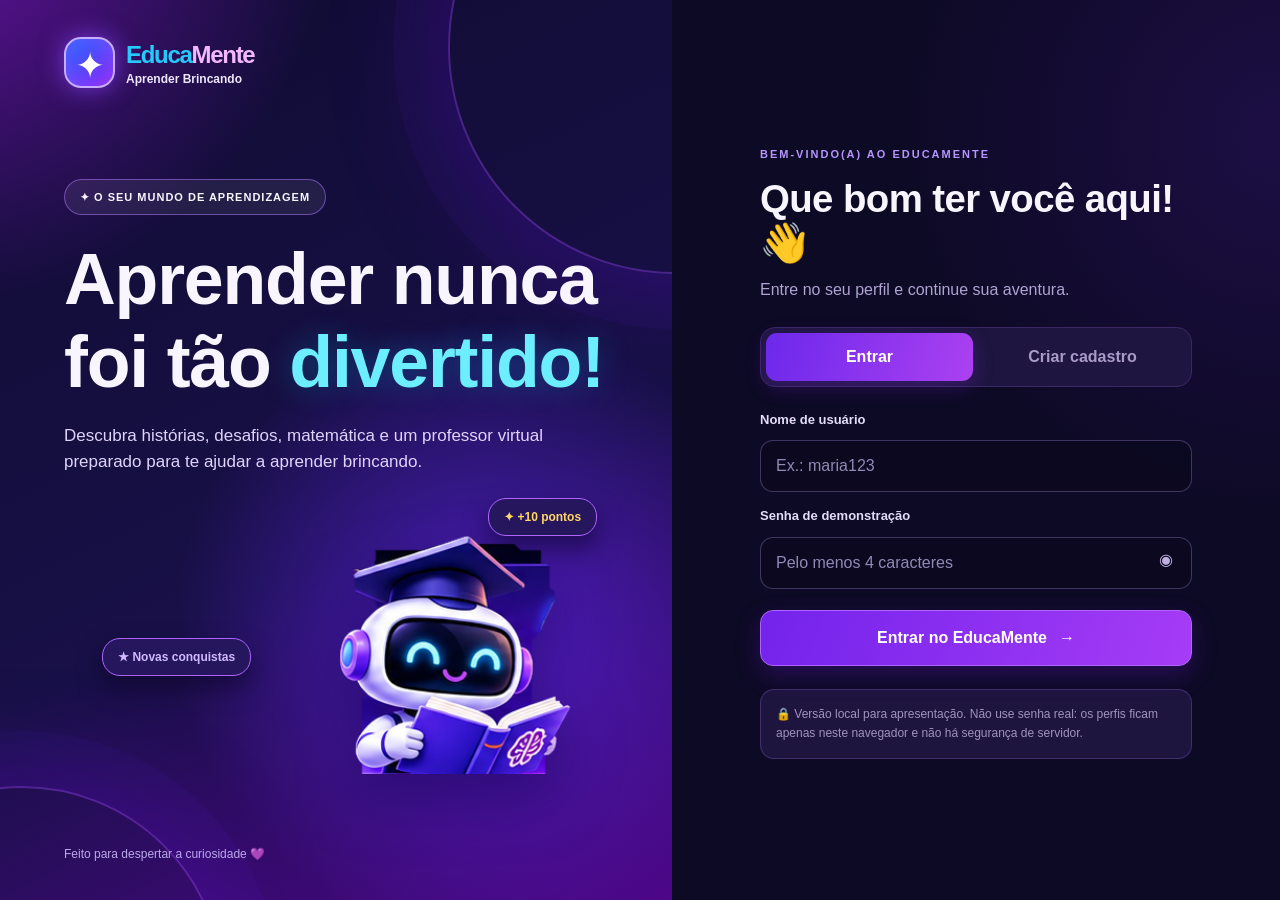
<file: EducaMente-Moderno-CODIGOS-IMAGENS/EducaMente-Moderno/index.html>
<!DOCTYPE html>
<html lang="pt-BR">

<head>
  <meta charset="UTF-8">
  <meta name="viewport" content="width=device-width, initial-scale=1.0">

  <title>EducaMente • Aprender Brincando</title>

  <meta name="description" content="EducaMente - Plataforma educacional interativa para aprender brincando.">

  <meta name="theme-color" content="#7033c9">

  <link rel="manifest" href="manifest.webmanifest">
  <link rel="icon" type="image/png" href="icons/icon-192.png">

  <link rel="stylesheet" href="style.css">
  <script src="app.js" defer></script>
</head>

<body>
  <script>
  if ('serviceWorker' in navigator) {
    window.addEventListener('load', () => {
      navigator.serviceWorker.register('./sw.js')
        .catch(erro => console.warn('PWA não registrada:', erro));
    });
  }
</script>

  <!-- Acesso local: demonstração sem servidor e sem autenticação segura. -->
  <section class="auth-screen" id="authScreen" aria-label="Acesso ao EducaMente">
    <div class="auth-left">
      <div class="brand auth-brand"><span class="brand-mark" aria-hidden="true">✦</span><span><strong>Educa<span>Mente</span></strong><small>Aprender Brincando</small></span></div>
      <div class="auth-story">
        <span class="eyebrow pill-heading">✦ O SEU MUNDO DE APRENDIZAGEM</span>
        <h1>Aprender nunca foi tão <em>divertido!</em></h1>
        <p>Descubra histórias, desafios, matemática e um professor virtual preparado para te ajudar a aprender brincando.</p>
        <img src="imagens/professor-robot.png" class="auth-robot" alt="Robô professor azul e roxo segurando um livro">
        <div class="auth-float auth-float-a">✦ +10 pontos</div>
        <div class="auth-float auth-float-b">★ Novas conquistas</div>
      </div>
      <p class="auth-legal">Feito para despertar a curiosidade 💜</p>
    </div>
    <div class="auth-right">
      <div class="auth-panel">
        <span class="auth-overline">BEM-VINDO(A) AO EDUCAMENTE</span>
        <h2 id="authHeading">Que bom ter você aqui! 👋</h2>
        <p class="muted" id="authSubheading">Entre no seu perfil e continue sua aventura.</p>
        <div class="auth-tabs" role="group" aria-label="Entrar ou cadastrar">
          <button class="auth-tab active" data-auth="login" type="button">Entrar</button>
          <button class="auth-tab" data-auth="cadastro" type="button">Criar cadastro</button>
        </div>
        <form id="authForm" novalidate>
          <div class="auth-register-only" id="registerOnly" hidden>
            <label class="field-label" for="registerName">Seu nome</label>
            <input id="registerName" maxlength="48" placeholder="Como podemos chamar você?" autocomplete="name">
            <label class="field-label" for="registerRole">Quero participar como</label>
            <select id="registerRole"><option value="aluno">Aluno(a)</option><option value="professor">Professor(a)</option></select>
          </div>
          <label class="field-label" for="authUser">Nome de usuário</label>
          <input id="authUser" maxlength="25" placeholder="Ex.: maria123" autocomplete="username" required spellcheck="false">
          <label class="field-label" for="authPassword">Senha de demonstração</label>
          <div class="password-wrap"><input type="password" id="authPassword" minlength="4" maxlength="60" placeholder="Pelo menos 4 caracteres" autocomplete="current-password" required><button type="button" id="togglePassword" aria-label="Mostrar senha">◉</button></div>
          <p class="form-error" id="authError" role="alert"></p>
          <button class="primary-button auth-submit" type="submit" id="authSubmit">Entrar no EducaMente <span aria-hidden="true">→</span></button>
        </form>
        <p class="auth-footnote">🔒 Versão local para apresentação. Não use senha real: os perfis ficam apenas neste navegador e não há segurança de servidor.</p>
      </div>
    </div>
  </section>

  <!-- Aplicativo: aparece após o acesso local. -->
  <div class="app-shell" id="appShell" hidden>
    <aside class="sidebar" id="sidebar" aria-label="Menu lateral">
      <div class="brand"><span class="brand-mark" aria-hidden="true">✦</span><span><strong>Educa<span>Mente</span></strong><small>Aprender Brincando</small></span></div>
      <div class="side-section-title">EXPLORAR</div>
      <nav id="mainNavigation" aria-label="Páginas do aplicativo"></nav>
      <div class="sidebar-bottom">
        <img src="imagens/professor-mini.png" alt="Pequeno professor virtual robô">
        <strong>Dúvida na atividade?</strong>
        <p>O professor virtual pode ajudar!</p>
        <button type="button" class="side-help-button" data-go="tutor">Conversar agora ↗</button>
      </div>
      <button type="button" class="logout-button" id="logoutButton">Sair da conta <span aria-hidden="true">↗</span></button>
    </aside>

    <div class="scrim" id="scrim" hidden></div>
    <div class="main-column">
      <header class="topbar">
        <button type="button" class="hamburger" id="menuButton" aria-label="Abrir menu lateral">☰</button>
        <form class="global-search" id="searchForm" role="search">
          <span aria-hidden="true">⌕</span><input id="searchInput" type="search" placeholder="Buscar atividades, histórias, jogos..." aria-label="Buscar conteúdos"><button type="submit" aria-label="Buscar">↵</button>
        </form>
        <div class="topbar-actions">
          <button class="notification-button" type="button" id="notificationButton" aria-label="Ver atividades do dia">♧<span></span></button>
          <button class="points-pill" type="button" data-go="conquistas" id="pointsPill">★ 0 pontos</button>
          <button class="top-avatar" type="button" data-go="perfil" id="topAvatar" aria-label="Abrir perfil">E</button>
        </div>
      </header>
      <main class="app-main" id="appView" tabindex="-1"></main>
      <footer class="app-footer">EducaMente • Aprender Brincando • Versão demonstrativa local</footer>
    </div>
  </div>
  <div class="toast" id="toast" role="status" aria-live="polite"></div>
</body>
</html>
</file>
<file: EducaMente-Moderno-CODIGOS-IMAGENS/EducaMente-Moderno/style.css>
/* EducaMente – interface visual escura, sem frameworks ou fontes externas. */
:root{color-scheme:dark;--bg:#0b0820;--surface:#171135;--surface2:#241747;--panel:#005ac8;--line:rgba(186,118,255,.32);--text:#f8f5ff;--muted:#afa3d2;--purple:#9239ff;--cyan:#26d3ff;--pink:#ff4fdc;--green:#16daab;--shadow:0 18px 50px rgba(4,0,18,.40)}
*{box-sizing:border-box}html{scroll-behavior:smooth}body{margin:0;background:radial-gradient(ellipse at 68% -10%,#005da3 0,transparent 40%),var(--bg);font-family:Inter,ui-rounded,"Segoe UI",Arial,sans-serif;color:var(--text);line-height:1.5}button,input,textarea,select{font:inherit}button{cursor:pointer}a{color:inherit}button:focus-visible,input:focus-visible,textarea:focus-visible,select:focus-visible{outline:3px solid #69d8ff;outline-offset:3px}input,textarea,select{color:var(--text);background:rgba(11,9,31,.75);border:1px solid rgba(177,149,234,.32);border-radius:13px;padding:13px 15px;min-height:46px;width:100%}input::placeholder,textarea::placeholder{color:#9289b6}select option{color:#1b1338;background:#fff}input[type=file]{padding:10px}button:disabled{cursor:not-allowed;opacity:.65}[hidden]{display:none!important}h1,h2,h3,h4,p{margin-top:0}h1,h2,h3{line-height:1.16}h1{letter-spacing:-1.2px}h2{letter-spacing:-.6px}.muted{color:var(--muted)}.small{font-size:12px}.sr-only{position:absolute!important;width:1px;height:1px;overflow:hidden;clip:rect(0,0,0,0)}
/* Tela de acesso */
.auth-screen{min-height:100vh;display:grid;grid-template-columns:1.05fr .95fr;background:#0e0a26}.auth-left{min-height:100vh;position:relative;isolation:isolate;overflow:hidden;display:flex;flex-direction:column;justify-content:space-between;padding:37px clamp(30px,5vw,84px);background:radial-gradient(circle at 72% 70%,rgba(95,34,232,.72),transparent 39%),radial-gradient(circle at -10% -10%,rgba(173,24,255,.55),transparent 32%),linear-gradient(155deg,#100c32,#181047 59%,#4d0789)}.auth-left:before,.auth-left:after{content:"";position:absolute;border:2px solid rgba(158,69,255,.38);border-radius:50%;width:450px;height:450px;right:-230px;top:-180px;z-index:-1;box-shadow:0 0 0 55px rgba(93,40,255,.05),0 0 120px rgba(128,0,255,.26)}.auth-left:after{width:400px;height:400px;top:auto;bottom:-290px;left:-180px;right:auto}.brand{display:flex;align-items:center;gap:11px}.brand-mark{display:grid;place-items:center;width:51px;height:51px;border:2px solid #c6adff;border-radius:17px;color:#fff;font-size:36px;box-shadow:0 0 24px rgba(136,66,255,.75),inset 0 0 16px rgba(168,83,255,.45);background:linear-gradient(140deg,#2269ff,#8c27f6)}.brand strong{display:block;font-weight:900;font-size:24px;letter-spacing:-1.3px;color:#25cbff}.brand strong span{color:#f1b8ff}.brand small{display:block;font-size:12px;font-weight:700;color:#eee6ff;margin-top:-3px}.auth-story{max-width:620px;position:relative;padding:10px 0 255px}.pill-heading{border:1px solid rgba(179,122,255,.5);border-radius:50px;background:#ffffff12;display:inline-block;padding:9px 15px;font-size:11px;letter-spacing:1px;font-weight:900}.auth-story h1{font-size:clamp(40px,5.6vw,82px);max-width:590px;margin:23px 0 19px}.auth-story h1 em{font-style:normal;color:#6deeff;text-shadow:0 0 31px #00bdff4f}.auth-story p{max-width:490px;font-size:17px;color:#e0d4fc}.auth-robot{position:absolute;width:min(54%,330px);height:auto;object-fit:contain;right:4%;bottom:-28px;filter:drop-shadow(0 25px 28px #19035888)}.auth-float{position:absolute;z-index:2;background:#26165e;padding:9px 15px;border:1px solid #ae65ff;border-radius:18px;font-weight:800;font-size:12px;box-shadow:0 12px 25px #09032188;animation:float 4s ease-in-out infinite}.auth-float-a{right:2%;bottom:210px;color:#ffd765}.auth-float-b{left:7%;bottom:70px;animation-delay:1s;color:#d0baff}.auth-legal{font-size:12px;color:#bca8eb;margin:18px 0 0}.auth-right{display:grid;place-items:center;padding:30px 26px;background:radial-gradient(circle at 100% 15%,rgba(95,30,202,.19),transparent 39%),#0d0a25}.auth-panel{width:min(440px,100%);padding:30px 4px}.auth-overline{font-size:11px;letter-spacing:2px;color:#b595ff;font-weight:900}.auth-panel h2{font-size:clamp(28px,3vw,40px);margin:12px 0}.auth-panel>p{margin-bottom:25px}.auth-tabs{display:flex;gap:6px;background:#1e1640;border:1px solid #3a2865;border-radius:15px;padding:5px;margin-bottom:20px}.auth-tab{border:0;flex:1;background:transparent;color:#a99aca;padding:12px;border-radius:11px;font-weight:800}.auth-tab.active{color:white;background:linear-gradient(110deg,#6c28eb,#ac41f1);box-shadow:0 6px 20px rgba(138,35,244,.25)}.auth-panel form{display:grid;gap:11px}.auth-register-only{display:grid;gap:11px}.field-label{font-size:13px;color:#e4dcf7;font-weight:800;margin-top:3px}.password-wrap{position:relative}.password-wrap input{padding-right:54px}.password-wrap button{position:absolute;right:6px;top:5px;height:36px;width:40px;border:0;color:#bdb0df;background:transparent;border-radius:9px}.form-error{color:#ff99bf;font-weight:700;font-size:13px;margin:0;min-height:0}.form-error:empty{display:none}.primary-button,.action-button{background:linear-gradient(110deg,#7323eb,#a63cf6);color:white;border:1px solid #b063ff;border-radius:13px;padding:12px 20px;font-weight:900;box-shadow:0 9px 24px #5c18bb52;transition:filter .2s,transform .2s}.primary-button:hover,.action-button:hover{filter:brightness(1.1);transform:translateY(-2px)}.auth-submit{margin-top:10px;padding:15px;display:flex;justify-content:center;gap:12px;align-items:center}.auth-footnote{background:#1e153e;border:1px solid rgba(172,128,255,.24);border-radius:14px;color:#9f93bb;font-size:12px;line-height:1.6;padding:15px;margin:23px 0 0!important}
/* Estrutura principal */
.app-shell{display:flex;min-height:100vh;background:radial-gradient(circle at 80% 10%,rgba(202, 205, 212, 0.14),transparent 35%),#0b0820}.sidebar{position:sticky;top:0;width:268px;min-width:268px;height:100vh;overflow-y:auto;scrollbar-width:thin;background:linear-gradient(170deg,#130b38,#0d0928 72%,#290859);border-right:1px solid #4b1a87;display:flex;flex-direction:column;padding:24px 15px 20px;z-index:50}.sidebar .brand{margin:8px 7px 36px}.sidebar .brand strong{font-size:21px}.sidebar .brand-mark{width:44px;height:44px;font-size:28px;border-radius:15px}.side-section-title{color:#9d8fc6;font-size:10px;letter-spacing:2px;font-weight:900;margin:0 18px 13px}.sidebar nav{display:grid;gap:3px}.nav-button{display:flex;align-items:center;gap:11px;text-align:left;border:1px solid transparent;background:transparent;color:#ebe4ff;border-radius:14px;min-height:45px;padding:10px 12px;font-weight:700;font-size:14px;transition:background .15s,transform .15s}.nav-button .nav-emoji{font-size:21px;width:28px;display:grid;place-items:center;filter:drop-shadow(0 2px 4px rgba(137,61,255,.5))}.nav-button:hover{background:#582b9a6c;transform:translateX(2px)}.nav-button.active{background:linear-gradient(100deg,#9734ed,#7022ed);border-color:#c969f6;box-shadow:0 7px 19px #7304de4b;color:#fff}.sidebar-bottom{position:relative;overflow:hidden;margin-top:auto;background:linear-gradient(135deg,#392063,#1f1055);border-radius:18px;border:1px solid #6233a6;padding:16px 12px;text-align:center;box-shadow:inset 0 1px 10px #a855f71a}.sidebar-bottom img{display:block;width:100px;height:85px;object-fit:contain;margin:-4px auto -4px}.sidebar-bottom strong{font-size:13px}.sidebar-bottom p{font-size:11px;color:#bfb1de;margin:3px 0 12px}.side-help-button{width:100%;border:0;color:#fff;border-radius:10px;background:linear-gradient(90deg,#6425de,#8626e8);padding:9px;font-size:12px;font-weight:800}.logout-button{margin:16px 7px 0;padding:13px 5px;background:transparent;border:0;border-top:1px solid #44306b;text-align:left;color:#ff719c;font-weight:800;display:flex;justify-content:space-between}.main-column{flex:1;min-width:0;display:flex;flex-direction:column}.topbar{height:80px;padding:0 clamp(18px,2.6vw,42px);border-bottom:1px solid #271444;display:flex;align-items:center;justify-content:space-between;gap:24px;background:#100b2cbd;backdrop-filter:blur(10px)}.global-search{height:48px;border:1px solid #48306e;background:linear-gradient(100deg,#251b45,#211a40);border-radius:24px;max-width:580px;width:100%;display:flex;align-items:center;padding:0 15px;gap:8px;box-shadow:inset 0 1px 0 #ffffff11}.global-search span{font-size:31px;color:#d3c4f9;line-height:1}.global-search input{border:0;min-height:auto;flex:1;padding:8px 4px;background:transparent;outline:none}.global-search button{border:0;background:#ffffff10;color:#d8c8fa;border-radius:8px;padding:3px 10px}.topbar-actions{display:flex;align-items:center;gap:12px}.notification-button{background:transparent;color:#eae5ff;font-size:28px;border:0;position:relative;line-height:1}.notification-button span{width:8px;height:8px;background:#ff3b81;border-radius:50%;position:absolute;right:2px;top:0}.points-pill{border:1px solid #4e367a;border-radius:35px;background:#271b4b;color:#ffda56;padding:9px 15px;font-weight:900;white-space:nowrap}.top-avatar{width:43px;height:43px;border-radius:50%;border:2px solid #c271ff;background:linear-gradient(135deg,#7222e9,#c641fb);box-shadow:0 0 19px #8b25f771;color:white;font-weight:900;overflow:hidden}.top-avatar img{width:100%;height:100%;object-fit:cover}.hamburger{display:none;background:#241843;border:1px solid #533587;border-radius:10px;color:white;font-size:21px;width:43px;height:43px}.app-main{padding:24px clamp(20px,2.4vw,40px) 36px;width:100%;max-width:1750px;margin:0 auto;flex:1}.app-footer{text-align:center;font-size:11px;color:#645686;padding:10px}.toast{position:fixed;right:21px;bottom:20px;max-width:min(400px,calc(100vw - 40px));z-index:110;background:#2c195f;color:white;border:1px solid #9852eb;border-radius:13px;padding:15px 19px;box-shadow:0 20px 50px #0009;opacity:0;transform:translateY(20px);pointer-events:none;transition:.2s}.toast.show{transform:none;opacity:1}
/* Página inicial */
.dashboard-grid{display:grid;grid-template-columns:minmax(0,1fr) 300px;gap:20px}.dashboard-center{min-width:0}.hero{border:1.5px solid #7230de;box-shadow:inset 0 -3px 0 #a23fff6b,0 8px 30px #27005c44;min-height:205px;border-radius:28px;position:relative;overflow:hidden;display:flex;align-items:center;background:radial-gradient(ellipse at 74% 63%,#6221d7 0,transparent 49%),linear-gradient(120deg,#150e3d 5%,#2b115e 70%,#6003b9);padding:24px clamp(19px,2vw,32px)}.hero:after{content:"";position:absolute;inset:auto -10% -60px 5%;height:110px;transform:rotate(-4deg);border:2px solid #9138fd55;border-radius:50%;box-shadow:0 -9px 39px #a535ff62}.hero-copy{position:relative;z-index:2;max-width:63%}.hero h1{font-size:clamp(25px,2.4vw,39px);margin:0 0 10px}.hero h1 em{font-style:normal;color:#bc8aff}.hero p{font-size:clamp(13px,1.15vw,17px);color:#ebe0ff;font-weight:600;margin-bottom:16px}.hero-mini{font-size:11px;letter-spacing:1px;color:#69ddff;font-weight:900;text-transform:uppercase}.hero-robot{position:absolute;height:113%;width:40%;object-fit:contain;right:0;bottom:-5px;z-index:1;filter:drop-shadow(0 10px 17px rgba(5,0,30,.4))}.glow-button{border:1px solid #d19dff;border-radius:12px;color:white;background:linear-gradient(90deg,#6733db,#ab31f0);padding:10px 18px;font-weight:850;box-shadow:0 7px 15px #4113a64d}.section-row{display:flex;align-items:center;justify-content:space-between;gap:10px;margin:21px 0 13px}.section-row h2{font-size:19px;margin:0;font-weight:850}.section-row .sub-link{border:0;background:transparent;color:#b08bf8;font-weight:800;font-size:12px}.learning-grid{display:grid;grid-template-columns:repeat(3,minmax(0,1fr));gap:12px}.learning-card{position:relative;isolation:isolate;overflow:hidden;min-height:165px;border-radius:23px;text-align:left;border:2px solid rgba(255,255,255,.72);box-shadow:0 7px 19px rgba(7,0,28,.45),inset 0 0 25px #fff3;transition:transform .2s,box-shadow .2s;display:flex;flex-direction:column;justify-content:flex-start;padding:17px 14px;cursor:pointer;color:#fff}.learning-card:hover{transform:translateY(-4px);box-shadow:0 15px 28px rgba(89,18,192,.5)}.learning-card strong{z-index:2;position:relative;display:block;font-size:clamp(15px,1.55vw,22px);max-width:63%;margin-left:auto;line-height:1.14;text-shadow:0 2px 8px #2712494a}.learning-card small{z-index:2;position:relative;display:block;max-width:65%;font-size:11px;margin:7px 0 0 auto;font-weight:600;opacity:.95}.learning-card img{position:absolute;bottom:-8px;left:0;width:62%;height:95%;object-fit:contain;object-position:left bottom;z-index:1;filter:drop-shadow(0 10px 11px #10043e77)}.learning-card .play-circle{z-index:2;position:absolute;right:12px;bottom:12px;width:36px;height:36px;background:#fff;color:#8623f3;border-radius:50%;display:grid;place-items:center;font-size:16px;box-shadow:0 4px 10px #0002}.card-reading{background:linear-gradient(130deg,#ffc336,#ff7b0b 69%,#ff6713)}.card-writing{background:linear-gradient(145deg,#fa6ff8,#dc169b 80%,#fb36a5)}.card-math{background:linear-gradient(120deg,#2aceff,#075be5 85%)}.card-library{background:linear-gradient(125deg,#b34dff,#5d0fc5)}.card-achievements{background:linear-gradient(125deg,#00b9b2,#038f9f 90%)}.card-tutor{background:linear-gradient(125deg,#863eff,#5120bb)}.daily-panel{margin-top:15px;border:1.5px solid #7333da;border-radius:23px;padding:15px 17px 17px;background:linear-gradient(120deg,#24154c,#140c39 85%);box-shadow:inset 0 0 26px #7322c424}.daily-panel h2{font-size:18px;margin:0 0 12px}.daily-item{display:flex;align-items:center;gap:12px;background:linear-gradient(90deg,#b590ff,#271845);border:1px solid #4e3176;border-radius:15px;padding:10px 13px;margin-top:9px}.daily-icon{width:44px;height:44px;display:grid;place-items:center;border-radius:12px;background:#6834cd;font-size:24px;flex-shrink:0}.daily-desc{flex:1;min-width:0}.daily-desc strong{font-size:13px;display:block}.daily-desc span{font-size:11px;color:#bcb0dc}.daily-btn{border:0;border-radius:22px;background:linear-gradient(100deg,#9136f5,#6220ce);color:white;padding:9px 15px;font-size:11px;font-weight:800;white-space:nowrap}.daily-btn.done{background:linear-gradient(100deg,#0bd6a7,#02ab7d)}
/* Barra lateral dos dados */
.dashboard-aside{display:flex;flex-direction:column;gap:16px}.side-widget{background:linear-gradient(125deg,#2c1555,#1a113f 80%);border:1.5px solid #7533ca;border-radius:23px;padding:17px;box-shadow:inset 0 0 20px #8e35f91f}.side-widget h3{font-size:17px;margin:0 0 14px}.user-widget{display:flex;align-items:center;gap:12px;min-height:150px}.user-widget img{width:96px;height:96px;object-fit:cover;border-radius:50%;background:radial-gradient(circle,#7034d4,#3b177b);flex-shrink:0}.user-widget strong{display:block;font-size:19px;overflow-wrap:anywhere}.tag{display:inline-block;background:#6229b7;color:#e5cfff;padding:5px 12px;border-radius:40px;font-size:11px;font-weight:800;margin-top:8px}.progress-wrap{display:flex;gap:14px;align-items:center}.ring{--p:0;position:relative;width:100px;height:100px;flex-shrink:0;display:grid;place-items:center;border-radius:50%;background:conic-gradient(#26d8ff calc(var(--p)*1%),#a942ff calc(var(--p)*1%),#312450 0)}.ring:before{content:"";position:absolute;inset:13px;border-radius:50%;background:#21143e}.ring strong{position:relative;z-index:1;font-size:25px}.progress-wrap p{margin:0;font-size:13px;color:#dcd0f7}.progress-wrap p strong{font-size:18px;color:white}.achieve-icons{display:flex;align-items:center;justify-content:space-around;gap:9px;margin:13px 0}.achievement-token{display:grid;place-items:center;background:linear-gradient(135deg,#a733fa,#5628bc);border:2px solid #d87dff;box-shadow:0 5px 16px #6a21ac65,inset 0 1px 5px #fff5;border-radius:18px;width:61px;height:61px;font-size:31px}.achieve-caption{font-size:11px;color:#ddd3f6;text-align:center}.achieve-set{display:grid;grid-template-columns:repeat(3,1fr);gap:8px}.widget-action{border:0;border-radius:25px;color:white;background:linear-gradient(90deg,#8e20ea,#7020e6);padding:10px 15px;font-weight:800;display:block;margin:18px auto 0;min-width:175px}
/* Páginas internas */
.page-top{border:1.5px solid #7033c9;position:relative;isolation:isolate;overflow:hidden;min-height:155px;border-radius:24px;padding:28px;display:flex;align-items:center;justify-content:space-between;gap:18px;margin-bottom:20px;background:radial-gradient(circle at 90% 10%,#662acb99,transparent 42%),linear-gradient(110deg,#221548,#100d33)}.page-top:after{content:"";width:230px;height:230px;border-radius:50%;position:absolute;right:-80px;bottom:-170px;border:24px solid #ac46ff22;z-index:-1}.page-top .page-hero-image{height:155px;width:180px;object-fit:contain}.page-top .page-label{font-size:11px;color:#86e2ff;font-weight:900;letter-spacing:1.4px}.page-top h1{margin:8px 0;font-size:clamp(25px,3vw,38px)}.page-top p{color:#c8b8e5;margin:0;max-width:730px}.page-section-title{font-size:20px;margin:25px 0 15px}.panel{background:linear-gradient(145deg,#241646,#1a1139);border:1px solid var(--line);border-radius:20px;box-shadow:var(--shadow);padding:21px}.panel h2,.panel h3{margin-bottom:10px}.panel p{color:#cbbde6}.buttons-row{display:flex;flex-wrap:wrap;gap:10px}.ghost-button{background:#312151;color:#f0e7ff;border:1px solid #6947a2;border-radius:12px;padding:10px 16px;font-weight:750}.ghost-button:hover{background:#4b287b}.content-grid{display:grid;grid-template-columns:repeat(3,minmax(0,1fr));gap:14px}.topic-card{min-height:200px;display:flex;flex-direction:column;align-items:flex-start;gap:10px;padding:22px;border:1px solid #7940cd;border-radius:18px;background:linear-gradient(140deg,#36215d,#1b123c);color:white;text-align:left}.topic-card:hover{filter:brightness(1.15);transform:translateY(-2px)}.topic-card .topic-icon{display:grid;place-items:center;width:61px;height:61px;border-radius:18px;background:linear-gradient(135deg,#8740ff,#4925ab);font-size:30px}.topic-card h3{font-size:18px;margin:0}.topic-card p{font-size:13px;line-height:1.4;color:#c3b4df;margin:0;flex:1}.topic-card .topic-cta{font-size:12px;color:#60e4ff;font-weight:900}.topic-card.completed{border-color:#10c699}.topic-card.completed .topic-cta{color:#61ffc9}.question-title{font-size:23px}.answers{display:grid;gap:10px;margin:22px 0}.answer-button{text-align:left;background:#261a48;border:1.5px solid #685191;border-radius:13px;color:#f7f1ff;padding:14px 17px;display:flex;gap:12px;align-items:center;font-weight:700}.answer-button:hover:not(:disabled){border-color:#a35fff;background:#382462}.answer-button.correct{border-color:#13d3a2;background:#063e40}.answer-button.wrong{border-color:#ff6fa8;background:#52213f}.answer-letter{background:#5f35a5;border-radius:9px;width:31px;height:31px;display:grid;place-items:center;flex-shrink:0}.feedback{padding:16px;border-radius:15px;border:1px solid #8a61b9;background:#2b194e;color:white;margin:18px 0}.feedback.ok{border-color:#0ccc9b;background:#093d3a}.feedback.no{border-color:#ea6a99;background:#472039}.section-note{color:#afa4d5;font-size:12px}.section-group{display:grid;gap:17px}.book-layout{display:grid;grid-template-columns:1fr 290px;gap:20px}.book-pages{background:#fff7e9;border-radius:18px;padding:25px 29px;color:#39264f;font-size:18px;line-height:1.95;box-shadow:inset 0 0 26px #f6d7aa}.book-pages p{color:#39264f}.stat-grid{display:grid;grid-template-columns:repeat(3,minmax(0,1fr));gap:13px}.stat-box{padding:21px;background:#301b54;border-radius:17px;border:1px solid #5d378c}.stat-box strong{display:block;font-size:30px;color:#a879ff}.stat-box small{color:#bbb0d9}.activity-list{display:grid;gap:10px}.list-entry{display:flex;align-items:center;justify-content:space-between;gap:15px;padding:13px;border:1px solid #573b83;background:#291948;border-radius:13px}.list-entry strong{display:block}.list-entry small{color:#aaa0cc}.list-entry button{flex-shrink:0}.badge-grid{display:grid;grid-template-columns:repeat(3,1fr);gap:13px}.badge-card{text-align:center;background:#28194d;border:1px solid #7a47bb;border-radius:18px;padding:22px 13px}.badge-card .badge-art{font-size:46px;margin-bottom:9px}.badge-card.locked{opacity:.46;filter:grayscale(.7)}.badge-card h3{font-size:15px;margin-bottom:4px}.badge-card p{font-size:12px;color:#bfb4db;margin:0}.form-stack{display:grid;gap:13px}.form-stack label{font-size:13px;font-weight:850;color:#e0d9f2}.form-stack .form-row{display:grid;gap:5px}.form-two{display:grid;grid-template-columns:1fr 1fr;gap:12px}.teacher-grid{display:grid;grid-template-columns:minmax(0,1fr) minmax(0,1fr);gap:18px}.teacher-grid .panel{height:fit-content}.chat-layout{display:grid;grid-template-columns:minmax(0,1fr) 280px;gap:18px}.chat-box{min-height:410px;max-height:450px;overflow-y:auto;background:#120c2b;border:1px solid #3d285c;border-radius:17px;padding:15px;display:flex;flex-direction:column;gap:12px;scrollbar-color:#61348c transparent}.chat-msg{max-width:88%;padding:12px 15px;border-radius:16px;white-space:pre-wrap;overflow-wrap:anywhere;font-size:14px}.chat-msg.bot{align-self:flex-start;background:#2b2050;border:1px solid #60488c}.chat-msg.user{align-self:flex-end;background:linear-gradient(140deg,#7231dd,#5224a9);border:1px solid #904ce2}.chat-speaker{margin:6px 0 0;border:0;background:transparent;color:#6ee9ff;font-size:12px;font-weight:800;display:block}.chat-form{display:flex;gap:8px;margin-top:12px}.chat-form input{min-width:0}.suggestion{display:block;width:100%;text-align:left;border-radius:12px;background:#312056;border:1px solid #6940a0;color:#f1e7ff;padding:12px;margin-bottom:8px;font-weight:700}.tutor-task{display:grid;gap:8px;padding:13px;margin:12px 0;border:1px solid #5a4186;border-radius:12px;background:#20173a}.tutor-task button{border-radius:10px;padding:9px;border:1px solid #724eab;background:#302250;color:white;text-align:left}.tutor-task button.correct{border-color:#22d8b2;background:#0b5346}.tutor-task button.wrong{border-color:#ff648d;background:#60314a}.mini-label{font-size:11px;color:#9dcbff;font-weight:900;letter-spacing:1px;text-transform:uppercase}.profile-grid{display:grid;grid-template-columns:330px 1fr;gap:18px}.profile-photo{width:142px;height:142px;border:3px solid #a265f9;background:#46247d;border-radius:50%;object-fit:cover;display:block;margin:8px auto 17px}.profile-name{text-align:center;font-size:25px;margin-bottom:5px}.profile-role{text-align:center;color:#b3a2d5}.profile-main .panel+.panel{margin-top:16px}.welcome-hint{padding:16px;margin:15px 0;background:#1e1a3e;border-left:3px solid #9b46e6;color:#d1c5e4;border-radius:10px}.history-row{display:flex;justify-content:space-between;align-items:center;padding:10px 0;border-bottom:1px solid #44316b;gap:14px}.history-row small{color:#afa2c7}.search-empty{padding:24px;text-align:center;color:#aaa}
@keyframes float{50%{transform:translateY(-11px)}}
@media(max-width:1400px){.dashboard-grid{grid-template-columns:minmax(0,1fr) 265px;gap:13px}.learning-card{min-height:151px}.sidebar{width:245px;min-width:245px}.learning-card strong{font-size:17px}.learning-card img{width:60%}.app-main{padding-left:21px;padding-right:21px}}
@media(max-width:1120px){.dashboard-grid{grid-template-columns:1fr}.dashboard-aside{display:grid;grid-template-columns:repeat(3,1fr)}.user-widget{min-height:auto}.user-widget img{width:72px;height:72px}.side-widget h3{font-size:15px}.ring{width:76px;height:76px}.ring:before{inset:10px}.ring strong{font-size:19px}.learning-card{min-height:170px}.chat-layout{grid-template-columns:1fr 240px}}
@media(max-width:860px){.auth-screen{grid-template-columns:1fr}.auth-left{min-height:320px;padding:25px}.auth-story{padding:25px 0 50px}.auth-story h1{font-size:42px;max-width:65%}.auth-story p{max-width:58%;font-size:13px}.auth-robot{width:37%;bottom:0}.auth-float{display:none}.auth-legal{display:none}.auth-right{padding:20px}.auth-panel{padding:14px 0 30px}.sidebar{position:fixed;width:275px;min-width:275px;height:100vh;left:0;transform:translateX(-105%);transition:transform .22s;box-shadow:0 0 55px #0009}.sidebar.open{transform:translateX(0)}.scrim:not([hidden]){position:fixed;inset:0;background:#05030dba;z-index:45}.hamburger{display:block}.topbar{height:70px;gap:12px}.topbar-actions{gap:7px}.global-search{max-width:none}.notification-button{display:none}.content-grid{grid-template-columns:repeat(2,minmax(0,1fr))}}
@media(max-width:640px){.app-main{padding:18px 13px 32px}.global-search input{font-size:12px}.global-search{height:41px;padding:0 7px}.global-search span{font-size:23px}.points-pill{font-size:11px;padding:8px}.top-avatar{width:36px;height:36px}.topbar{gap:7px;padding:0 10px}.hamburger{width:35px;height:36px;font-size:17px}.dashboard-aside{grid-template-columns:1fr}.user-widget{justify-content:flex-start}.learning-grid{grid-template-columns:repeat(2,minmax(0,1fr));gap:10px}.learning-card{min-height:158px;padding:12px 10px;border-radius:18px}.learning-card strong{font-size:15px;max-width:67%}.learning-card img{width:62%;height:78%}.learning-card .play-circle{width:28px;height:28px;bottom:9px;right:9px}.hero{min-height:190px;padding:18px}.hero h1{font-size:24px}.hero p{font-size:12px}.hero-robot{width:46%;height:105%;right:-14px}.hero-copy{max-width:69%}.page-top{min-height:145px;padding:18px}.page-top h1{font-size:24px}.page-top p{font-size:12px}.page-top .page-hero-image{height:100px;width:105px}.content-grid,.teacher-grid,.chat-layout,.profile-grid,.book-layout{grid-template-columns:1fr}.stat-grid{gap:7px}.stat-box{padding:13px}.stat-box strong{font-size:23px}.badge-grid{grid-template-columns:repeat(2,minmax(0,1fr))}.daily-item{padding:9px;gap:7px}.daily-btn{padding:8px}.auth-story h1{font-size:35px}.form-two{grid-template-columns:1fr}}
@media(max-width:400px){.points-pill{padding:7px 8px}.learning-card strong{font-size:13px}.hero h1{font-size:21px}.daily-desc strong{font-size:11px}.daily-desc span{font-size:10px}.daily-icon{width:34px;height:34px;font-size:18px}}
@media(prefers-reduced-motion:reduce){*,*:before,*:after{scroll-behavior:auto!important;transition:none!important;animation:none!important}}
/* Acabamento visual: os desenhos ficam à esquerda, sem cobrir os títulos. */
.learning-card img{width:54%;height:91%}
.learning-card strong{margin-left:54%;max-width:46%;width:46%;font-size:clamp(14px,1.34vw,19px);line-height:1.12;text-wrap:balance;overflow-wrap:normal}
.learning-card small{margin-left:54%;max-width:46%;width:46%;font-size:10px}
.sub-link{border:0;background:transparent;color:#ac8eff;font-weight:800;padding:6px 0;cursor:pointer;font-size:12px}
.sub-link:hover{text-decoration:underline}
.side-widget .sub-link{color:#72dcff}
@media(max-width:640px){.learning-card strong{font-size:clamp(12px,3.45vw,15px)}.learning-card img{width:52%}.learning-card small{font-size:9px}}
</file>
